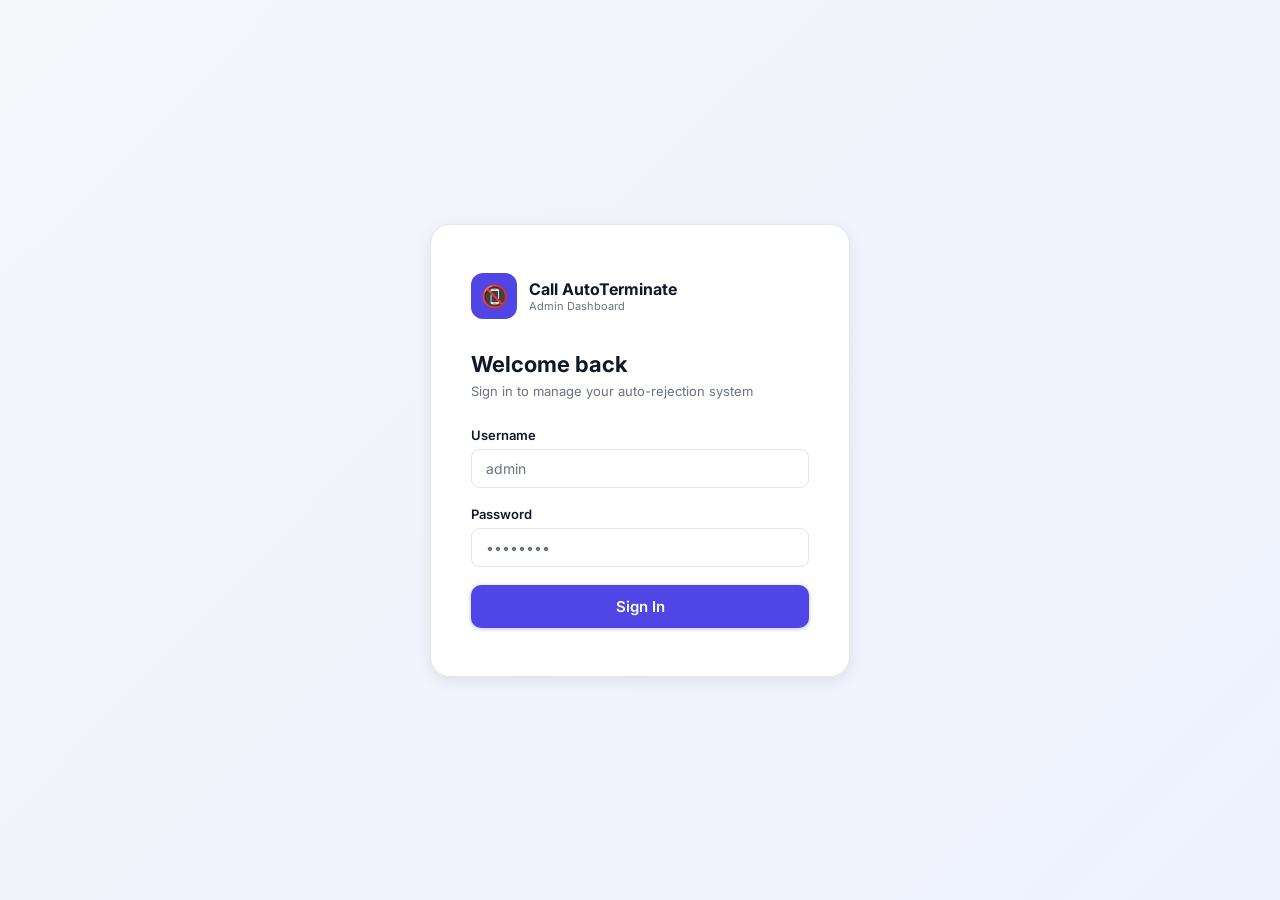
<file: index.html>
<!DOCTYPE html>
<html lang="en">

<head>
    <meta charset="UTF-8" />
    <meta name="viewport" content="width=device-width, initial-scale=1.0" />
    <title>Dashboard · Call AutoTerminate</title>
    <link rel="preconnect" href="https://fonts.googleapis.com" />
    <link href="https://fonts.googleapis.com/css2?family=Inter:wght@400;500;600;700&display=swap" rel="stylesheet" />
    <link rel="stylesheet" href="./assets/css/styles.css" />

    <link rel="stylesheet" href="https://cdnjs.cloudflare.com/ajax/libs/font-awesome/6.5.1/css/all.min.css">

</head>

<body>

    <div class="app-shell">

        <!-- SIDEBAR -->
        <aside class="sidebar">
            <div class="sidebar-logo">
                <div class="sidebar-logo-icon"><i class="fa-solid fa-chart-gantt"></i></div>
                <div>
                    <div class="sidebar-logo-text">Call Record</div>
                    <div class="sidebar-logo-sub">Admin Panel</div>
                </div>
            </div>

            <nav class="sidebar-nav">
                <a class="nav-item active" href="./index.html">
                    <span class="nav-icon"><i class="fa-solid fa-tachograph-digital"></i></span> Dashboard
                </a>
                <a class="nav-item" href="./users.html">
                    <span class="nav-icon"><i class="fa-solid fa-users"></i></span> Users
                </a>
                <a class="nav-item" href="./whatsapp.html">
                    <span class="nav-icon"><i class="fa-brands fa-whatsapp"></i></span> WhatsApp
                </a>
            </nav>

            <div class="sidebar-user">
                <div class="avatar" id="avatarInitial">A</div>
                <span class="sidebar-username" id="navUser">Admin</span>
                <button class="btn-icon" id="logoutBtn" title="Sign out">⎋</button>
            </div>
        </aside>

        <!-- MAIN -->
        <div class="main-content">

            <!-- TOPBAR -->
            <div class="topbar">
                <h1>Dashboard</h1>
                <div class="topbar-actions">
                    <button class="btn btn-ghost" id="refreshBtn">↻ Refresh</button>
                    <button class="btn btn-primary" id="openAddUserBtn">＋ Add User</button>
                </div>
            </div>

            <!-- CONTENT -->
            <div class="content">



                <!-- FILTER BAR -->
                <div class="filter-bar">
                    <div class="filter-group">
                        <label for="serviceFilter">Service:</label>
                        <select id="serviceFilter" class="filter-input">
                            <option value="all">All Services</option>
                            <!-- Populated dynamically via JS -->
                        </select>
                    </div>

                    <div class="filter-group">
                        <label for="dateFilter">Date:</label>
                        <select id="dateFilter" class="filter-input">
                            <option value="all">All Time</option>
                            <option value="today" selected>Today</option>
                            <option value="yesterday">Yesterday</option>
                            <option value="this_week">This Week</option>
                            <option value="this_month">This Month</option>
                            <option value="last_3_months">Last 3 Months</option>
                            <option value="this_year">This Year</option>
                            <option value="specific_date">Specific Date</option>
                        </select>
                    </div>

                    <div id="specificDateContainer" class="filter-group" style="display: none;">
                        <input type="date" id="specificDateInput" class="filter-input" style="padding-right: 8px;">
                    </div>
                </div>

                <!-- CALL LOG TABLE -->
                <div class="table-card">
                    <div class="table-header">
                        <h2>Auto-Rejected Calls &nbsp;<span class="badge" id="countBadge">0</span></h2>
                        <div class="table-header-right" style="display:flex; gap:12px; align-items:center;">
                            <button id="exportBtn" class="btn btn-outline"
                                style="padding: 6px 12px; height: auto; font-size: 13px;">📥 Export Excel</button>
                        </div>
                    </div>
                    <div id="tableBody">
                        <div class="loader">Loading…</div>
                    </div>
                </div>

            </div><!-- /content -->
        </div><!-- /main-content -->
    </div><!-- /app-shell -->

    <!-- ADD USER MODAL -->
    <div class="modal-backdrop" id="addUserModal">
        <div class="modal">
            <h2>Add New User</h2>
            <p>Enter the service name and phone number — the password is auto-generated.</p>
            <form id="addUserForm">
                <div class="form-group">
                    <label for="serviceName">Service Name</label>
                    <input type="text" id="serviceName" placeholder="e.g. Zomato" required autocomplete="off" />
                </div>
                <div class="form-group">
                    <label for="phoneNumber">Phone Number</label>
                    <input type="tel" id="phoneNumber" placeholder="e.g. 9876543210" required autocomplete="off" />
                </div>
                <div class="form-group">
                    <label>Auto-generated Password</label>
                    <input type="text" id="generatedPassword" readonly placeholder="Fill fields above…"
                        style="background:var(--accent-lt);color:var(--accent);font-weight:600;cursor:default;letter-spacing:.5px;" />
                </div>
                <div class="alert alert-error" id="modalError"></div>
                <div class="alert alert-success" id="modalSuccess"></div>
                <div class="modal-footer">
                    <button type="button" class="btn btn-ghost" id="closeModalBtn">Cancel</button>
                    <button type="submit" class="btn btn-primary" id="addUserSubmit">Create User</button>
                </div>
            </form>
        </div>
    </div>

    <!-- SheetJS for Excel Exports -->
    <script src="https://cdn.sheetjs.com/xlsx-latest/package/dist/xlsx.full.min.js"></script>
    <script type="module" src="./assets/js/dashboard.js"></script>
</body>

</html>
</file>
<file: assets/css/styles.css>
/* ── Reset ──────────────────────────────────────────────────────────────── */
*,
*::before,
*::after {
  box-sizing: border-box;
  margin: 0;
  padding: 0;
}

/* ── Tokens ─────────────────────────────────────────────────────────────── */
:root {
  --bg: #f5f6fa;
  --white: #ffffff;
  --border: #e5e7eb;
  --accent: #4f46e5;
  --accent-lt: #eef2ff;
  --text: #111827;
  --muted: #6b7280;
  --danger: #ef4444;
  --success: #22c55e;
  --shadow-sm: 0 1px 3px rgba(0, 0, 0, .08), 0 1px 2px rgba(0, 0, 0, .05);
  --shadow: 0 4px 16px rgba(0, 0, 0, .08);
  --radius: 12px;
}

body {
  font-family: 'Inter', sans-serif;
  background: var(--bg);
  color: var(--text);
  min-height: 100vh;
}

/* ── Sidebar layout ──────────────────────────────────────────────────────── */
.app-shell {
  display: flex;
  min-height: 100vh;
}

.sidebar {
  width: 240px;
  flex-shrink: 0;
  background: var(--white);
  border-right: 1px solid var(--border);
  display: flex;
  flex-direction: column;
  position: sticky;
  top: 0;
  height: 100vh;
}

.sidebar-logo {
  display: flex;
  align-items: center;
  gap: 10px;
  padding: 24px 20px 20px;
  border-bottom: 1px solid var(--border);
}

.sidebar-logo-icon {
  font-size: 24px;
}

.sidebar-logo-text {
  font-size: 14px;
  font-weight: 700;
  color: var(--text);
  line-height: 1.3;
}

.sidebar-logo-sub {
  font-size: 11px;
  color: var(--muted);
}

.sidebar-nav {
  flex: 1;
  padding: 16px 10px;
}

.nav-item {
  display: flex;
  align-items: center;
  gap: 10px;
  padding: 10px 12px;
  border-radius: 8px;
  font-size: 14px;
  font-weight: 500;
  color: var(--muted);
  cursor: pointer;
  text-decoration: none;
  transition: background .15s, color .15s;
}

.nav-item:hover {
  background: var(--bg);
  color: var(--text);
}

.nav-item.active {
  background: var(--accent-lt);
  color: var(--accent);
  font-weight: 600;
}

.nav-item .nav-icon {
  font-size: 16px;
}

.sidebar-user {
  padding: 16px 20px;
  border-top: 1px solid var(--border);
  display: flex;
  align-items: center;
  gap: 10px;
}

.avatar {
  width: 34px;
  height: 34px;
  border-radius: 50%;
  background: var(--accent-lt);
  color: var(--accent);
  font-size: 14px;
  font-weight: 700;
  display: flex;
  align-items: center;
  justify-content: center;
}

.sidebar-username {
  font-size: 13px;
  font-weight: 600;
  flex: 1;
}

.btn-icon {
  background: none;
  border: none;
  font-size: 16px;
  cursor: pointer;
  color: var(--muted);
  padding: 4px;
  border-radius: 6px;
  transition: background .15s;
}

.btn-icon:hover {
  background: var(--bg);
}

/* ── Main content ────────────────────────────────────────────────────────── */
.main-content {
  flex: 1;
  display: flex;
  flex-direction: column;
  overflow: hidden;
}

.topbar {
  background: var(--white);
  border-bottom: 1px solid var(--border);
  padding: 16px 32px;
  display: flex;
  align-items: center;
  justify-content: space-between;
}

.topbar h1 {
  font-size: 20px;
  font-weight: 700;
}

.topbar-actions {
  display: flex;
  gap: 12px;
  align-items: center;
}

.content {
  padding: 32px;
  overflow-y: auto;
}

/* ── Stat cards ──────────────────────────────────────────────────────────── */
.stats {
  display: grid;
  grid-template-columns: repeat(auto-fit, minmax(200px, 1fr));
  gap: 20px;
  margin-bottom: 32px;
}

.stat {
  background: var(--white);
  border: 1px solid var(--border);
  border-radius: var(--radius);
  padding: 24px;
  box-shadow: var(--shadow-sm);
}

.stat-head {
  display: flex;
  align-items: center;
  justify-content: space-between;
  margin-bottom: 12px;
}

.stat-label {
  font-size: 13px;
  font-weight: 600;
  color: var(--muted);
}

.stat-icon-wrap {
  width: 36px;
  height: 36px;
  border-radius: 8px;
  background: var(--accent-lt);
  display: flex;
  align-items: center;
  justify-content: center;
  font-size: 18px;
}

.stat-val {
  font-size: 30px;
  font-weight: 700;
  color: var(--text);
}

.stat-sub {
  font-size: 12px;
  color: var(--muted);
  margin-top: 4px;
}

/* ── Filter Bar ──────────────────────────────────────────────────────────── */
.filter-bar {
  display: flex;
  align-items: center;
  justify-content: flex-end;
  gap: 12px;
  margin-bottom: 20px;
  background: var(--white);
  padding: 16px 24px;
  border-radius: var(--radius);
  border: 1px solid var(--border);
  box-shadow: var(--shadow-sm);
}

.filter-group {
  display: flex;
  align-items: center;
  gap: 8px;
}

.filter-group label {
  font-size: 13px;
  font-weight: 600;
  color: var(--muted);
}

.filter-input {
  padding: 8px 12px;
  border-radius: 6px;
  font-size: 13px;
  border: 1px solid var(--border);
  background: var(--bg);
  color: var(--text);
  outline: none;
  cursor: pointer;
  transition: border-color 0.2s;
}

.filter-input:focus {
  border-color: var(--accent);
}

/* ── Table card ──────────────────────────────────────────────────────────── */
.table-card {
  background: var(--white);
  border: 1px solid var(--border);
  border-radius: var(--radius);
  box-shadow: var(--shadow-sm);
  overflow: hidden;
}

.table-header {
  display: flex;
  align-items: center;
  justify-content: space-between;
  padding: 20px 24px;
  border-bottom: 1px solid var(--border);
}

.table-header h2 {
  font-size: 16px;
  font-weight: 600;
}

.table-header-right {
  display: flex;
  gap: 10px;
  align-items: center;
}

table {
  width: 100%;
  border-collapse: collapse;
}

th {
  text-align: left;
  font-size: 11px;
  font-weight: 700;
  text-transform: uppercase;
  letter-spacing: .8px;
  color: var(--muted);
  padding: 12px 24px;
  background: #fafafa;
  border-bottom: 1px solid var(--border);
}

td {
  padding: 13px 24px;
  font-size: 14px;
  border-bottom: 1px solid #f3f4f6;
}

tr:last-child td {
  border-bottom: none;
}

tr:hover td {
  background: #fafbff;
}

.col-number {
  font-weight: 600;
  font-family: monospace;
  font-size: 14px;
}

/* ── Badges / Pills ──────────────────────────────────────────────────────── */
.badge {
  background: var(--accent-lt);
  color: var(--accent);
  border-radius: 20px;
  padding: 3px 10px;
  font-size: 12px;
  font-weight: 600;
}

.pill-rejected {
  display: inline-block;
  padding: 3px 10px;
  border-radius: 20px;
  font-size: 11px;
  font-weight: 600;
  background: #fef2f2;
  color: #dc2626;
  border: 1px solid #fecaca;
}

.empty {
  text-align: center;
  padding: 60px 24px;
  color: var(--muted);
  font-size: 14px;
}

.loader {
  text-align: center;
  padding: 40px;
  color: var(--muted);
  font-size: 14px;
}

/* ── Buttons ─────────────────────────────────────────────────────────────── */
.btn {
  display: inline-flex;
  align-items: center;
  gap: 6px;
  padding: 8px 16px;
  border-radius: 8px;
  font-size: 14px;
  font-weight: 500;
  font-family: inherit;
  cursor: pointer;
  border: 1px solid transparent;
  transition: opacity .15s, box-shadow .15s;
  text-decoration: none;
}

.btn:active {
  opacity: .85;
}

.btn-primary {
  background: var(--accent);
  color: #fff;
  box-shadow: 0 1px 3px rgba(79, 70, 229, .3);
}

.btn-primary:hover {
  box-shadow: 0 4px 12px rgba(79, 70, 229, .4);
}

.btn-ghost {
  background: var(--white);
  color: var(--muted);
  border-color: var(--border);
}

.btn-ghost:hover {
  background: var(--bg);
  color: var(--text);
}

.btn-danger {
  background: #fef2f2;
  color: #dc2626;
  border-color: #fecaca;
}

.btn-danger:hover {
  background: #fee2e2;
}

/* ── Modal ───────────────────────────────────────────────────────────────── */
.modal-backdrop {
  display: none;
  position: fixed;
  inset: 0;
  background: rgba(0, 0, 0, .35);
  backdrop-filter: blur(3px);
  z-index: 100;
  justify-content: center;
  align-items: center;
}

.modal-backdrop.open {
  display: flex;
}

.modal {
  background: var(--white);
  border-radius: 16px;
  padding: 32px;
  width: 100%;
  max-width: 440px;
  box-shadow: 0 20px 60px rgba(0, 0, 0, .15);
  animation: modalIn .25s ease;
}

@keyframes modalIn {
  from {
    opacity: 0;
    transform: translateY(-16px) scale(.97);
  }
}

.modal h2 {
  font-size: 18px;
  font-weight: 700;
  margin-bottom: 6px;
}

.modal p {
  font-size: 13px;
  color: var(--muted);
  margin-bottom: 24px;
}

.form-group {
  margin-bottom: 18px;
}

.form-group label {
  display: block;
  font-size: 13px;
  font-weight: 600;
  color: var(--text);
  margin-bottom: 6px;
}

.form-group input,
.form-group select {
  width: 100%;
  border: 1px solid var(--border);
  border-radius: 8px;
  padding: 10px 14px;
  font-size: 14px;
  font-family: inherit;
  color: var(--text);
  background: var(--white);
  outline: none;
  transition: border-color .2s, box-shadow .2s;
}

.form-group select {
  appearance: none;
  -webkit-appearance: none;
  background-image: url("data:image/svg+xml;charset=UTF-8,%3csvg xmlns='http://www.w3.org/2000/svg' viewBox='0 0 24 24' fill='none' stroke='%236b7280' stroke-width='2' stroke-linecap='round' stroke-linejoin='round'%3e%3cpolyline points='6 9 12 15 18 9'%3e%3c/polyline%3e%3c/svg%3e");
  background-repeat: no-repeat;
  background-position: right 14px center;
  background-size: 16px;
  padding-right: 40px;
  cursor: pointer;
}

.form-group input:focus,
.form-group select:focus {
  border-color: var(--accent);
  box-shadow: 0 0 0 3px rgba(79, 70, 229, .12);
}

.form-group input::placeholder {
  color: var(--muted);
}

.modal-footer {
  display: flex;
  gap: 10px;
  justify-content: flex-end;
  margin-top: 24px;
}

.alert {
  display: none;
  padding: 10px 14px;
  border-radius: 8px;
  font-size: 13px;
  margin-top: 14px;
}

.alert-error {
  background: #fef2f2;
  color: #dc2626;
  border: 1px solid #fecaca;
}

.alert-success {
  background: #f0fdf4;
  color: #16a34a;
  border: 1px solid #bbf7d0;
}

/* ── Login page ──────────────────────────────────────────────────────────── */
.login-bg {
  min-height: 100vh;
  display: flex;
  align-items: center;
  justify-content: center;
  background: linear-gradient(135deg, #f5f6fa 0%, #eef2ff 100%);
}

.login-card {
  width: 100%;
  max-width: 420px;
  background: var(--white);
  border: 1px solid var(--border);
  border-radius: 20px;
  padding: 48px 40px;
  box-shadow: var(--shadow);
  animation: fadeUp .35s ease both;
}

@keyframes fadeUp {
  from {
    opacity: 0;
    transform: translateY(20px);
  }

  to {
    opacity: 1;
    transform: translateY(0);
  }
}

.login-brand {
  display: flex;
  align-items: center;
  gap: 12px;
  margin-bottom: 32px;
}

.login-brand-icon {
  width: 46px;
  height: 46px;
  background: var(--accent);
  border-radius: 12px;
  display: flex;
  align-items: center;
  justify-content: center;
  font-size: 22px;
}

.login-brand-name {
  font-size: 16px;
  font-weight: 700;
}

.login-brand-sub {
  font-size: 11px;
  color: var(--muted);
}

.login-card h1 {
  font-size: 22px;
  font-weight: 700;
  margin-bottom: 6px;
}

.login-card .sub {
  font-size: 13px;
  color: var(--muted);
  margin-bottom: 28px;
}

.login-card .form-group label {
  color: var(--text);
}

.btn-submit {
  width: 100%;
  padding: 12px;
  border: none;
  border-radius: 10px;
  background: var(--accent);
  color: #fff;
  font-size: 15px;
  font-weight: 600;
  font-family: inherit;
  cursor: pointer;
  margin-top: 8px;
  transition: opacity .2s, box-shadow .2s;
  box-shadow: 0 1px 4px rgba(79, 70, 229, .35);
  display: flex;
  align-items: center;
  justify-content: center;
  gap: 8px;
}

.btn-submit:hover {
  box-shadow: 0 4px 14px rgba(79, 70, 229, .45);
}

.btn-submit:disabled {
  opacity: .55;
  cursor: not-allowed;
}

.spinner {
  display: none;
  width: 16px;
  height: 16px;
  border: 2px solid rgba(255, 255, 255, .45);
  border-top-color: #fff;
  border-radius: 50%;
  animation: spin .65s linear infinite;
}

@keyframes spin {
  to {
    transform: rotate(360deg);
  }
}

/* ── Responsive Design ─────────────────────────────────────────────────── */
@media (max-width: 992px) {
  .app-shell {
    flex-direction: column;
  }

  .sidebar {
    width: 100%;
    height: auto;
    position: relative;
    border-right: none;
    border-bottom: 1px solid var(--border);
    flex-direction: row;
    align-items: center;
    justify-content: space-between;
    padding: 0 16px;
    z-index: 10;
  }

  .sidebar-logo {
    padding: 16px 0;
    border-bottom: none;
  }

  .sidebar-logo-text {
    display: none;
  }

  .sidebar-logo-sub {
    display: none;
  }

  .sidebar-nav {
    display: flex;
    flex-direction: row;
    padding: 0;
    gap: 8px;
  }

  .nav-item {
    padding: 8px 12px;
  }

  .sidebar-user {
    padding: 0;
    border-top: none;
    display: none;
  }

  /* Mobile bottom nav style instead of top */
  @media (max-width: 768px) {
    .app-shell {
      padding-bottom: 60px;
    }

    .sidebar {
      position: fixed;
      bottom: 0;
      top: auto;
      width: 100%;
      background: var(--white);
      border-top: 1px solid var(--border);
      border-bottom: none;
      padding: 8px 16px;
      justify-content: center;
      z-index: 50;
    }

    .sidebar-logo {
      display: none;
    }

    .sidebar-nav {
      width: 100%;
      justify-content: space-around;
    }

    .nav-item {
      flex-direction: column;
      gap: 4px;
      font-size: 11px;
      padding: 8px;
    }

    .nav-item .nav-icon {
      font-size: 20px;
    }
  }
}

@media (max-width: 768px) {
  .topbar {
    padding: 16px 20px;
    flex-direction: column;
    align-items: flex-start;
    gap: 12px;
  }

  .topbar-actions {
    width: 100%;
    justify-content: space-between;
  }

  .content {
    padding: 16px 20px;
  }

  .table-header {
    flex-direction: column;
    align-items: flex-start;
    gap: 16px;
  }

  .table-header-right {
    width: 100%;
    flex-wrap: wrap;
    justify-content: space-between;
  }

  /* Responsive table */
  table,
  thead,
  tbody,
  th,
  td,
  tr {
    display: block;
  }

  thead tr {
    position: absolute;
    top: -9999px;
    left: -9999px;
  }

  tr {
    border-bottom: 1px solid var(--border);
    padding: 12px 0;
  }

  td {
    border: none;
    position: relative;
    padding: 8px 16px 8px 45%;
    display: flex;
    align-items: center;
    justify-content: flex-end;
    text-align: right;
  }

  td::before {
    content: attr(data-label);
    position: absolute;
    left: 16px;
    width: 40%;
    text-align: left;
    white-space: nowrap;
    font-weight: 600;
    font-size: 12px;
    color: var(--muted);
    text-transform: uppercase;
  }

  /* Make modal fit mobile screen */
  .modal {
    margin: 16px;
    padding: 24px;
    max-height: 90vh;
    overflow-y: auto;
  }
}

@media (max-width: 480px) {
  .dashboard-stats {
    grid-template-columns: 1fr;
  }

  .table-header-right select,
  .table-header-right button {
    width: 100%;
  }

  .table-header-right span {
    width: 100%;
    text-align: center;
    margin-left: 0;
  }
}
</file>
